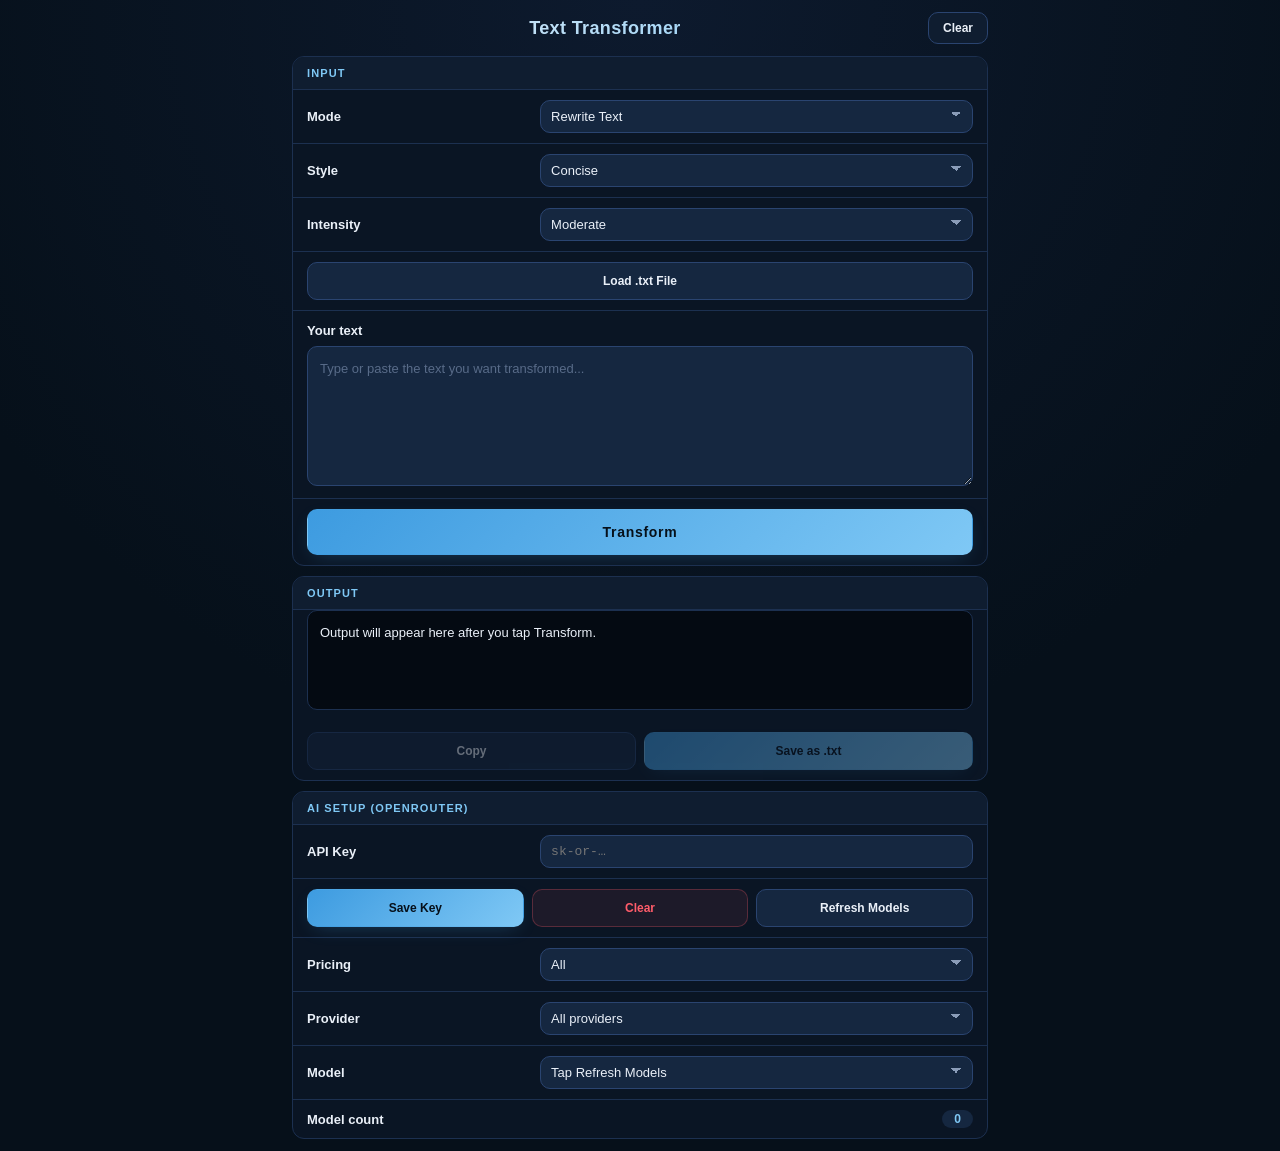
<file: index.html>
<!DOCTYPE html>
<html lang="en">
<head>
<meta charset="UTF-8">
<meta name="viewport" content="width=device-width, initial-scale=1, maximum-scale=1, user-scalable=no, viewport-fit=cover">
<meta name="theme-color" content="#06101a">
<title>Text Transformer</title>
<link rel="manifest" href="manifest.webmanifest">
<link rel="stylesheet" href="style.css">
</head>
<body>

<div class="toolApp">

  <header class="toolTopBar">
    <h1 class="toolTitle">Text Transformer</h1>
    <button id="btnClearTop" class="toolAction">Clear</button>
  </header>

  <main class="toolView">

    <!-- ============ INPUT ============ -->
    <section class="group">
      <div class="groupTitle">Input</div>

      <div class="fieldRow">
        <label for="modeSelect">Mode</label>
        <select id="modeSelect">
          <option value="rewrite" selected>Rewrite Text</option>
          <option value="prompt">Optimise as Prompt</option>
        </select>
      </div>

      <!-- REWRITE MODE OPTIONS -->
      <div class="fieldRow" id="rewriteStyleRow">
        <label for="rewriteStyle">Style</label>
        <select id="rewriteStyle">
          <optgroup label="Common / Everyday">
            <option value="casual">Casual</option>
            <option value="concise" selected>Concise</option>
            <option value="expand">Expand</option>
            <option value="persuasive">Persuasive</option>
          </optgroup>
          <optgroup label="Professional Registers">
            <option value="academic">Academic</option>
            <option value="journalistic">Journalistic</option>
            <option value="technical_manual">Technical Manual</option>
            <option value="corporate">Corporate</option>
          </optgroup>
          <optgroup label="Creative / Story">
            <option value="poetic">Poetic</option>
            <option value="storytelling">Storytelling</option>
            <option value="documentary">Documentary</option>
            <option value="medieval_fantasy">Medieval Fantasy</option>
            <option value="scifi_log">Sci-Fi Log</option>
          </optgroup>
          <optgroup label="Format / Structure">
            <option value="markdown_brief">Markdown Brief</option>
          </optgroup>
          <optgroup label="Unusual / Specialty">
            <option value="eli5">ELI5</option>
            <option value="interview_transcript">Interview Transcript</option>
            <option value="faq">FAQ</option>
            <option value="peer_review">Peer Review</option>
            <option value="parody">Parody</option>
          </optgroup>
        </select>
      </div>

      <div class="fieldRow" id="intensityRow">
        <label for="intensity">Intensity</label>
        <select id="intensity">
          <option value="subtle">Subtle</option>
          <option value="moderate" selected>Moderate</option>
          <option value="strong">Strong</option>
          <option value="extreme">Extreme</option>
        </select>
      </div>

      <!-- PROMPT MODE OPTIONS -->
      <div class="fieldRow hidden" id="promptTargetRow">
        <label for="promptTarget">Prompt Target</label>
        <select id="promptTarget">
          <option value="image" selected>Image Generation</option>
          <option value="video">Video Generation</option>
          <option value="text">Text Model</option>
          <option value="code">Code Model</option>
        </select>
      </div>

      <div class="fieldRow hidden" id="promptDepthRow">
        <label for="promptDepth">Depth</label>
        <select id="promptDepth">
          <option value="tight">Tight (preserve my intent)</option>
          <option value="enriched" selected>Enriched (add detail)</option>
        </select>
      </div>

      <input type="file" id="txtFileInput" accept=".txt,text/plain" hidden>

      <div class="fieldRow btnRow">
        <button id="btnLoadTxt" class="smallBtn">Load .txt File</button>
      </div>

      <div class="textareaRow">
        <label for="inputText">Your text</label>
        <textarea id="inputText" placeholder="Type or paste the text you want transformed..."></textarea>
      </div>

      <div class="fieldRow btnRow">
        <button id="btnTransform" class="smallBtn primary bigWide">Transform</button>
      </div>
    </section>

    <!-- ============ STATUS ============ -->
    <div id="statusLine" class="statusLine hidden"></div>

    <!-- ============ OUTPUT ============ -->
    <section class="group" id="outputGroup">
      <div class="groupTitle">
        Output
        <span id="outputMeta" class="outputMeta"></span>
      </div>

      <div class="outputWrap">
        <pre id="outputText">Output will appear here after you tap Transform.</pre>
      </div>

      <div class="fieldRow btnRow">
        <button id="btnCopyOutput" class="smallBtn" disabled>Copy</button>
        <button id="btnSaveOutput" class="smallBtn primary" disabled>Save as .txt</button>
      </div>
    </section>

    <!-- ============ AI SETUP ============ -->
    <section class="group">
      <div class="groupTitle">AI Setup (OpenRouter)</div>

      <div class="fieldRow">
        <label for="openrouterKey">API Key</label>
        <input type="password" id="openrouterKey" placeholder="sk-or-…" autocomplete="off" spellcheck="false">
      </div>

      <div class="fieldRow btnRow">
        <button id="btnSaveKey" class="smallBtn primary">Save Key</button>
        <button id="btnClearKey" class="smallBtn danger">Clear</button>
        <button id="btnRefreshModels" class="smallBtn">Refresh Models</button>
      </div>

      <div class="fieldRow">
        <label for="pricingFilter">Pricing</label>
        <select id="pricingFilter">
          <option value="all" selected>All</option>
          <option value="free">Free only</option>
          <option value="paid">Paid only</option>
        </select>
      </div>

      <div class="fieldRow">
        <label for="providerFilter">Provider</label>
        <select id="providerFilter">
          <option value="all" selected>All providers</option>
        </select>
      </div>

      <div class="fieldRow">
        <label for="modelList">Model</label>
        <select id="modelList">
          <option value="">Tap Refresh Models</option>
        </select>
      </div>

      <div class="fieldRow">
        <label>Model count</label>
        <span id="modelCount" class="inlineValue">0</span>
      </div>
    </section>

  </main>

</div>

<script src="transformer.js"></script>
<script>
  /* Offline install: quietly register the offline memory file.
     If the browser is older and lacks this, everything still works —
     the app just behaves as it always did. */
  if ("serviceWorker" in navigator) {
    navigator.serviceWorker.register("sw.js").catch(function (e) {
      console.warn("Offline memory not started:", e);
    });
  }
</script>
</body>
</html>
</file>
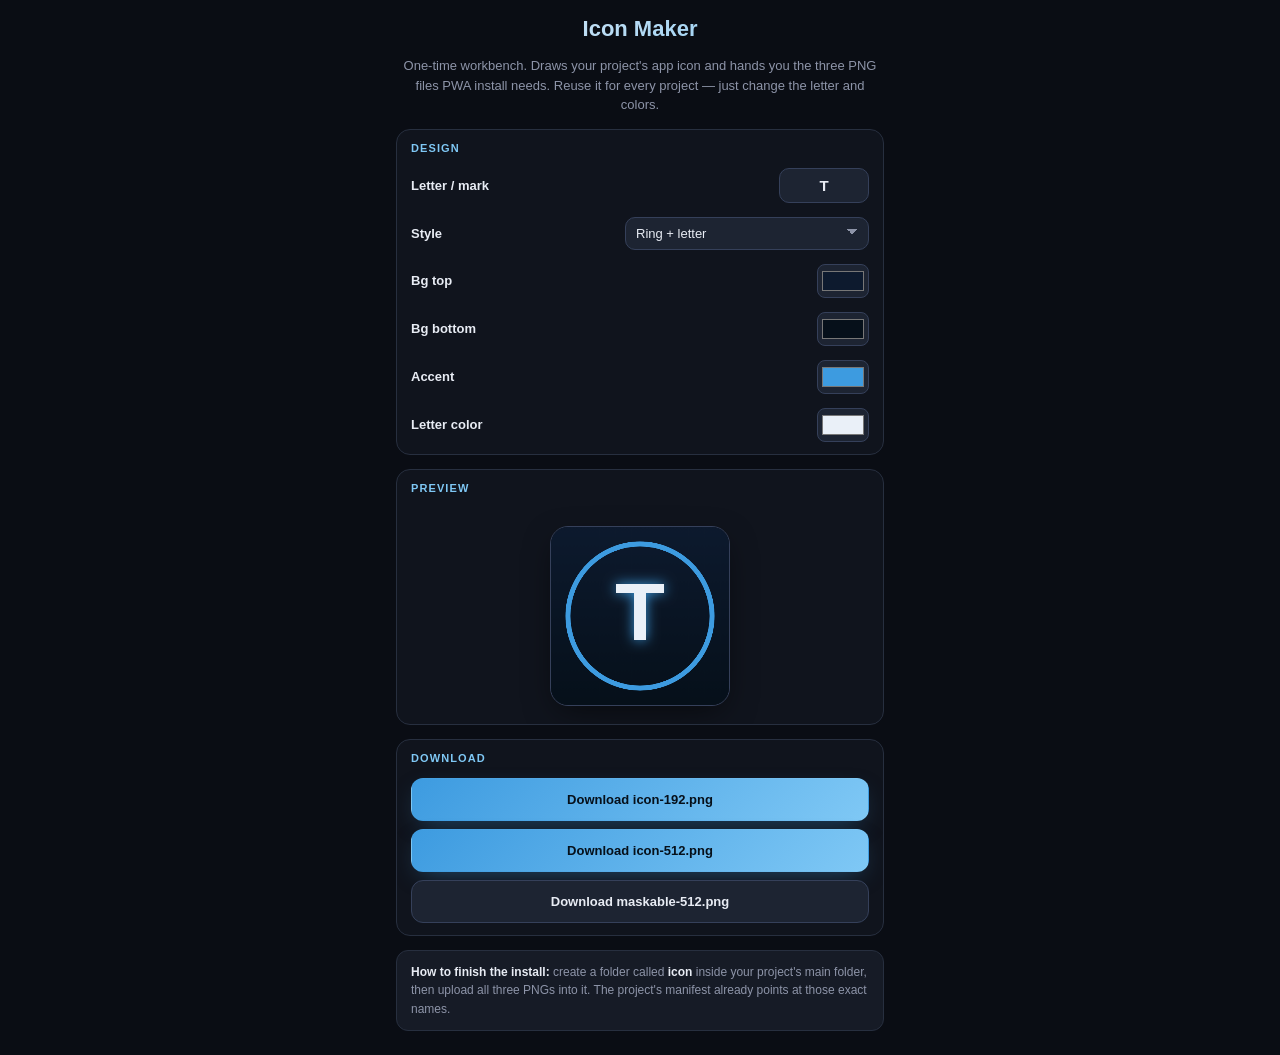
<file: iconmaker.html>
<!DOCTYPE html>
<html lang="en">
<head>
<meta charset="UTF-8">
<meta name="viewport" content="width=device-width, initial-scale=1, maximum-scale=1, user-scalable=no, viewport-fit=cover">
<title>Icon Maker</title>
<style>
  :root{
    --bg:#0a0d14; --panel:#10141d; --panel2:#161b26; --panel3:#1d2432;
    --border:#272f3f; --borderStrong:#35405a; --text:#e8ecf4; --dim:#8d94a8;
    --accent:#3d9be0; --accent2:#7fc8f5;
  }
  *{ box-sizing:border-box; -webkit-tap-highlight-color:transparent; }
  html,body{
    margin:0; padding:0; background:var(--bg); color:var(--text);
    font-family:-apple-system,BlinkMacSystemFont,"Segoe UI",Roboto,Helvetica,Arial,sans-serif;
    height:100%; overscroll-behavior:none; touch-action:manipulation;
  }
  .wrap{
    max-width:520px; margin:0 auto;
    padding:env(safe-area-inset-top) 16px calc(env(safe-area-inset-bottom) + 24px) 16px;
    display:flex; flex-direction:column; gap:14px;
  }
  h1{ margin:16px 0 0; font-size:22px; font-weight:800; text-align:center;
      background:linear-gradient(135deg,var(--text),var(--accent2));
      -webkit-background-clip:text; -webkit-text-fill-color:transparent; background-clip:text; }
  h2{ margin:0; font-size:11px; text-transform:uppercase; letter-spacing:.1em;
      color:var(--accent2); font-weight:800; }
  .lead{ margin:0; font-size:13px; color:var(--dim); line-height:1.5; text-align:center; }
  .group{ background:var(--panel); border:1px solid var(--border); border-radius:14px; overflow:hidden; }
  .groupIn{ padding:12px 14px; display:flex; flex-direction:column; gap:14px; }
  .previewBox{ display:flex; justify-content:center; padding:18px 0 6px; }
  canvas{ width:180px; height:180px; border-radius:18px; border:1px solid var(--borderStrong);
          box-shadow:0 10px 32px -8px rgba(0,0,0,.6); }
  .field{ display:flex; align-items:center; justify-content:space-between; gap:10px; }
  .field label{ font-size:13px; font-weight:600; flex:1; }
  .field input[type="text"]{
    width:90px; background:var(--panel3); border:1px solid var(--borderStrong);
    color:var(--text); border-radius:10px; padding:8px 10px; font-size:15px; text-align:center; font-weight:800;
  }
  .field input[type="text"]:focus{ outline:none; border-color:var(--accent); }
  .field select{
    flex:1; min-width:0; max-width:60%; background:var(--panel3); border:1px solid var(--borderStrong);
    color:var(--text); border-radius:10px; padding:8px 10px; font-size:13px; appearance:none;
    background-image:linear-gradient(45deg,transparent 50%,var(--dim) 50%),linear-gradient(135deg,var(--dim) 50%,transparent 50%);
    background-position:calc(100% - 16px) calc(50% - 2px),calc(100% - 11px) calc(50% - 2px);
    background-size:5px 5px,5px 5px; background-repeat:no-repeat; padding-right:28px;
  }
  .field input[type="color"]{
    width:52px; height:34px; border:1px solid var(--borderStrong); border-radius:8px;
    background:var(--panel3); padding:2px; cursor:pointer; flex-shrink:0;
  }
  .btnRow{ display:flex; flex-direction:column; gap:8px; }
  button{
    background:var(--panel3); border:1px solid var(--borderStrong); color:var(--text);
    border-radius:12px; padding:13px 14px; font-size:13px; font-weight:800; cursor:pointer;
  }
  button:active{ transform:scale(.97); }
  button.primary{
    background:linear-gradient(135deg,#3d9be0,#7fc8f5); color:#06101a; border-color:transparent;
    box-shadow:0 8px 24px -10px rgba(61,155,224,.5);
  }
  .note{ font-size:12px; color:var(--dim); line-height:1.55; background:var(--panel2);
         border:1px solid var(--border); border-radius:12px; padding:12px 14px; }
  .note b{ color:var(--text); }
</style>
</head>
<body>
<div class="wrap">

  <h1>Icon Maker</h1>
  <p class="lead">One-time workbench. Draws your project's app icon and hands you the three PNG files PWA install needs. Reuse it for every project — just change the letter and colors.</p>

  <section class="group">
    <div class="groupIn">
      <h2>Design</h2>
      <div class="field">
        <label for="letterText">Letter / mark</label>
        <input type="text" id="letterText" value="T" maxlength="3">
      </div>
      <div class="field">
        <label for="styleSelect">Style</label>
        <select id="styleSelect">
          <option value="ring" selected>Ring + letter</option>
          <option value="glow">Glow + letter</option>
          <option value="plain">Letter only</option>
        </select>
      </div>
      <div class="field">
        <label for="bgTop">Bg top</label>
        <input type="color" id="bgTop" value="#0d1a2e">
      </div>
      <div class="field">
        <label for="bgBottom">Bg bottom</label>
        <input type="color" id="bgBottom" value="#06101a">
      </div>
      <div class="field">
        <label for="accentColor">Accent</label>
        <input type="color" id="accentColor" value="#3d9be0">
      </div>
      <div class="field">
        <label for="letterColor">Letter color</label>
        <input type="color" id="letterColor" value="#eaf0f8">
      </div>
    </div>
  </section>

  <section class="group">
    <div class="groupIn">
      <h2>Preview</h2>
      <div class="previewBox"><canvas id="preview" width="512" height="512"></canvas></div>
    </div>
  </section>

  <section class="group">
    <div class="groupIn">
      <h2>Download</h2>
      <div class="btnRow">
        <button class="primary" id="btn192">Download icon-192.png</button>
        <button class="primary" id="btn512">Download icon-512.png</button>
        <button id="btnMask">Download maskable-512.png</button>
      </div>
    </div>
  </section>

  <div class="note">
    <b>How to finish the install:</b> create a folder called <b>icon</b> inside your project's main folder, then upload all three PNGs into it. The project's manifest already points at those exact names.
  </div>

</div>

<script>
(function () {
  "use strict";

  var letter = document.getElementById("letterText");
  var styleSel = document.getElementById("styleSelect");
  var bgTop = document.getElementById("bgTop");
  var bgBottom = document.getElementById("bgBottom");
  var accent = document.getElementById("accentColor");
  var letterCol = document.getElementById("letterColor");
  var preview = document.getElementById("preview");

  /* Draw one icon at the given size.
     inset = how far inside the edge the content must stay.
     Normal icons use a small inset; maskable uses a large one so
     Android can crop the icon into any shape without cutting artwork. */
  function drawIcon(size, inset) {
    var c = document.createElement("canvas");
    c.width = size;
    c.height = size;
    var ctx = c.getContext("2d");

    /* Background */
    var grad = ctx.createLinearGradient(0, 0, 0, size);
    grad.addColorStop(0, bgTop.value);
    grad.addColorStop(1, bgBottom.value);
    ctx.fillStyle = grad;
    ctx.fillRect(0, 0, size, size);

    var style = styleSel.value;
    var a = size * inset;                    /* margin to edge        */
    var inner = size - a * 2;                /* usable content width  */
    var cx = size / 2;
    var cy = size / 2;

    /* Glow style: soft light rising from behind the letter */
    if (style === "glow") {
      var glow = ctx.createRadialGradient(cx, cy, inner * 0.05, cx, cy, inner * 0.66);
      glow.addColorStop(0, accent.value + "cc");
      glow.addColorStop(1, accent.value + "00");
      ctx.fillStyle = glow;
      ctx.fillRect(0, 0, size, size);
    }

    /* Ring style: one clean accent circle */
    if (style === "ring") {
      ctx.strokeStyle = accent.value;
      ctx.lineWidth = size * 0.028;
      ctx.beginPath();
      ctx.arc(cx, cy, inner * 0.46, 0, Math.PI * 2);
      ctx.stroke();
    }

    /* Letter */
    var text = (letter.value || "A").trim().toUpperCase();
    var fontPx = inner * (text.length > 2 ? 0.24 : text.length === 2 ? 0.30 : 0.52);
    ctx.font = "800 " + fontPx + "px -apple-system, BlinkMacSystemFont, 'Segoe UI', Roboto, sans-serif";
    ctx.textAlign = "center";
    ctx.textBaseline = "middle";

    /* soft accent glow behind the letter, then crisp fill on top */
    ctx.shadowColor = accent.value;
    ctx.shadowBlur = size * 0.07;
    ctx.fillStyle = letterCol.value;
    ctx.fillText(text, cx, cy + fontPx * 0.02);
    ctx.shadowBlur = 0;
    ctx.fillText(text, cx, cy + fontPx * 0.02);

    return c;
  }

  function updatePreview() {
    var c = drawIcon(512, 0.06);
    var cctx = preview.getContext("2d");
    cctx.clearRect(0, 0, 512, 512);
    cctx.drawImage(c, 0, 0);
  }

  function download(kind, size, inset) {
    var c = drawIcon(size, inset);
    c.toBlob(function (blob) {
      if (!blob) { alert("This browser could not create the image."); return; }
      var url = URL.createObjectURL(blob);
      var a = document.createElement("a");
      a.href = url;
      a.download = kind;
      document.body.appendChild(a);
      a.click();
      document.body.removeChild(a);
      setTimeout(function () { URL.revokeObjectURL(url); }, 2000);
    }, "image/png");
  }

  document.getElementById("btn192").addEventListener("click", function () { download("icon-192.png", 192, 0.06); });
  document.getElementById("btn512").addEventListener("click", function () { download("icon-512.png", 512, 0.06); });
  document.getElementById("btnMask").addEventListener("click", function () { download("maskable-512.png", 512, 0.20); });

  [letter, styleSel, bgTop, bgBottom, accent, letterCol].forEach(function (el) {
    el.addEventListener("input", updatePreview);
  });

  updatePreview();
})();
</script>
</body>
</html>
</file>
<file: style.css>
/* =========================================================================
   TEXT TRANSFORMER — style.css
   Standalone. Self-contained. No shared base dependency.
   ========================================================================= */

:root{
  --bg: #06101a;
  --bg-grad: radial-gradient(circle at 50% 0%, #0d1a2e 0%, #06101a 70%);
  --panel: #0a1524;
  --panel-2: #0f1d30;
  --panel-3: #152740;
  --border: #1c3050;
  --border-strong: #2a4470;

  --text: #eaf0f8;
  --text-dim: #8a9cb8;
  --text-dimmer: #586b88;

  --accent: #3d9be0;
  --accent-bright: #7fc8f5;
  --accent-glow: #3d9be055;

  --gold: #ffd257;
  --danger: #ff5c6a;
  --danger-dim: #ff5c6a44;
  --success: #4ade80;

  --radius: 12px;
  --radius-lg: 16px;
}

*{ box-sizing: border-box; -webkit-tap-highlight-color: transparent; }

html, body{
  margin: 0; padding: 0;
  background: var(--bg);
  background-image: var(--bg-grad);
  background-attachment: fixed;
  color: var(--text);
  font-family: -apple-system, BlinkMacSystemFont, "Segoe UI", Roboto, Helvetica, Arial, sans-serif;
  height: 100%;
  overscroll-behavior: none;
  touch-action: manipulation;
  -webkit-font-smoothing: antialiased;
}

button, input, select, textarea{ font-family: inherit; font-size: inherit; }

a{ color: inherit; text-decoration: none; }

.hidden{ display: none !important; }

/* ============ TOOL LAYOUT ============ */
.toolApp{
  display: flex;
  flex-direction: column;
  min-height: 100vh;
  max-width: 720px;
  margin: 0 auto;
  padding: env(safe-area-inset-top) 12px calc(env(safe-area-inset-bottom) + 12px) 12px;
}

.toolTopBar{
  display: flex;
  align-items: center;
  justify-content: space-between;
  gap: 10px;
  padding: 12px 0;
  flex-shrink: 0;
}

.toolTitle{
  margin: 0;
  font-size: 18px;
  font-weight: 800;
  letter-spacing: 0.02em;
  flex: 1;
  text-align: center;
  white-space: nowrap;
  overflow: hidden;
  text-overflow: ellipsis;
  background: linear-gradient(135deg, var(--text), var(--accent-bright));
  -webkit-background-clip: text;
  -webkit-text-fill-color: transparent;
  background-clip: text;
}

.toolAction{
  background: var(--panel-2);
  border: 1px solid var(--border-strong);
  color: var(--text);
  border-radius: 10px;
  padding: 8px 14px;
  font-size: 12px;
  font-weight: 700;
  cursor: pointer;
  transition: transform 0.08s ease, background 0.15s ease, border-color 0.15s ease;
  flex-shrink: 0;
}

.toolAction:hover{
  background: var(--panel-3);
  border-color: var(--accent);
}

.toolAction:active{ transform: scale(0.96); }

.toolView{
  flex: 1;
  display: flex;
  flex-direction: column;
  gap: 10px;
  min-height: 0;
}

/* ============ GROUPS ============ */
.group{
  background: var(--panel);
  border: 1px solid var(--border);
  border-radius: var(--radius);
  overflow: hidden;
  flex-shrink: 0;
}

.groupTitle{
  font-size: 11px;
  text-transform: uppercase;
  letter-spacing: 0.1em;
  font-weight: 800;
  color: var(--accent-bright);
  padding: 10px 14px;
  background: var(--panel-2);
  border-bottom: 1px solid var(--border);
  display: flex;
  align-items: center;
  justify-content: space-between;
  gap: 8px;
}

.outputMeta{
  font-size: 10px;
  font-weight: 600;
  color: var(--text-dim);
  text-transform: none;
  letter-spacing: 0;
  font-variant-numeric: tabular-nums;
}

/* ============ FIELD ROWS ============ */
.fieldRow{
  display: flex;
  align-items: center;
  justify-content: space-between;
  gap: 10px;
  padding: 10px 14px;
  border-bottom: 1px solid var(--border);
}

.fieldRow:last-child{ border-bottom: none; }

.fieldRow label{
  font-size: 13px;
  font-weight: 600;
  color: var(--text);
  flex: 0 0 auto;
  min-width: 0;
}

.fieldRow select,
.fieldRow input[type="text"],
.fieldRow input[type="password"]{
  flex: 1 1 auto;
  min-width: 0;
  max-width: 65%;
  background: var(--panel-3);
  border: 1px solid var(--border-strong);
  color: var(--text);
  border-radius: 10px;
  padding: 8px 10px;
  font-size: 13px;
  appearance: none;
}

.fieldRow input[type="password"]{
  font-family: ui-monospace, "Courier New", monospace;
}

.fieldRow select{
  cursor: pointer;
  background-image:
    linear-gradient(45deg, transparent 50%, var(--text-dim) 50%),
    linear-gradient(135deg, var(--text-dim) 50%, transparent 50%);
  background-position:
    calc(100% - 16px) calc(50% - 2px),
    calc(100% - 11px) calc(50% - 2px);
  background-size: 5px 5px, 5px 5px;
  background-repeat: no-repeat;
  padding-right: 30px;
}

.fieldRow select optgroup{
  background: var(--panel-2);
  color: var(--accent-bright);
  font-weight: 700;
}

.fieldRow select option{
  background: var(--panel-3);
  color: var(--text);
  font-weight: 500;
}

.fieldRow select:focus,
.fieldRow input[type="text"]:focus,
.fieldRow input[type="password"]:focus{
  outline: none;
  border-color: var(--accent);
}

.inlineValue{
  font-size: 12px;
  font-weight: 700;
  color: var(--accent-bright);
  background: var(--panel-3);
  border-radius: 999px;
  padding: 2px 12px;
  font-variant-numeric: tabular-nums;
  flex: 0 0 auto;
}

/* ============ TEXTAREA ROW ============ */
.textareaRow{
  padding: 12px 14px;
  border-bottom: 1px solid var(--border);
  display: flex;
  flex-direction: column;
  gap: 8px;
}

.textareaRow label{
  font-size: 13px;
  font-weight: 600;
  color: var(--text);
}

.textareaRow textarea{
  width: 100%;
  min-height: 140px;
  max-height: 45vh;
  background: var(--panel-3);
  border: 1px solid var(--border-strong);
  color: var(--text);
  border-radius: 10px;
  padding: 12px;
  font-size: 13px;
  line-height: 1.5;
  resize: vertical;
  font-family: inherit;
}

.textareaRow textarea:focus{
  outline: none;
  border-color: var(--accent);
}

.textareaRow textarea::placeholder{
  color: var(--text-dimmer);
}

/* ============ BUTTON ROWS ============ */
.btnRow{
  display: flex;
  gap: 8px;
  flex-wrap: wrap;
}

.btnRow label{ display: none; }

.smallBtn{
  flex: 1;
  min-width: 90px;
  background: var(--panel-3);
  border: 1px solid var(--border-strong);
  color: var(--text);
  border-radius: 10px;
  padding: 11px 12px;
  font-size: 12px;
  font-weight: 700;
  cursor: pointer;
  transition: transform 0.08s ease, background 0.15s ease, border-color 0.15s ease;
}

.smallBtn:hover:not(:disabled){
  background: var(--panel-2);
  border-color: var(--accent);
}

.smallBtn:active:not(:disabled){ transform: scale(0.96); }

.smallBtn:disabled{
  opacity: 0.4;
  pointer-events: none;
}

.smallBtn.primary{
  background: linear-gradient(135deg, var(--accent), var(--accent-bright));
  color: #06101a;
  border-color: transparent;
  box-shadow: 0 6px 20px -8px var(--accent-glow);
}

.smallBtn.primary:hover:not(:disabled){
  background: linear-gradient(135deg, var(--accent-bright), var(--accent));
}

.smallBtn.danger{
  color: var(--danger);
  border-color: var(--danger-dim);
  background: rgba(255, 92, 106, 0.08);
}

.smallBtn.danger:hover:not(:disabled){
  background: rgba(255, 92, 106, 0.16);
  border-color: var(--danger);
}

.bigWide{
  flex: 1 1 100%;
  min-width: 100%;
  padding: 14px;
  font-size: 14px;
  letter-spacing: 0.05em;
}

/* ============ STATUS LINE ============ */
.statusLine{
  padding: 12px 14px;
  font-size: 12px;
  font-weight: 600;
  color: var(--accent-bright);
  background: var(--panel-2);
  border: 1px solid var(--border);
  border-radius: var(--radius);
  text-align: center;
  font-variant-numeric: tabular-nums;
  flex-shrink: 0;
}

.statusLine.error{
  color: var(--danger);
  border-color: var(--danger-dim);
}

.statusLine.success{
  color: var(--success);
}

/* ============ OUTPUT ============ */
.outputWrap{
  padding: 0 14px 12px;
}

#outputText{
  margin: 0;
  padding: 12px;
  background: #040a12;
  border: 1px solid var(--border);
  border-radius: 10px;
  font-family: -apple-system, BlinkMacSystemFont, "Segoe UI", Roboto, sans-serif;
  font-size: 13px;
  line-height: 1.55;
  color: var(--text);
  white-space: pre-wrap;
  word-break: break-word;
  max-height: 50vh;
  min-height: 100px;
  overflow-y: auto;
  -webkit-overflow-scrolling: touch;
}

/* ============ SCROLLBARS ============ */
#outputText::-webkit-scrollbar,
.textareaRow textarea::-webkit-scrollbar{
  width: 6px;
}

#outputText::-webkit-scrollbar-thumb,
.textareaRow textarea::-webkit-scrollbar-thumb{
  background: var(--border-strong);
  border-radius: 3px;
}

#outputText::-webkit-scrollbar-track,
.textareaRow textarea::-webkit-scrollbar-track{
  background: transparent;
}

/* ============ SMALL SCREENS ============ */
@media (max-width: 380px){
  .toolTitle{ font-size: 16px; }
  .toolAction{ padding: 7px 11px; font-size: 11px; }
  .fieldRow label{ font-size: 12px; }
  .fieldRow select,
  .fieldRow input[type="text"],
  .fieldRow input[type="password"]{ font-size: 12px; padding: 7px 8px; }
  .textareaRow textarea{ font-size: 12px; }
  #outputText{ font-size: 12px; }
}
</file>
